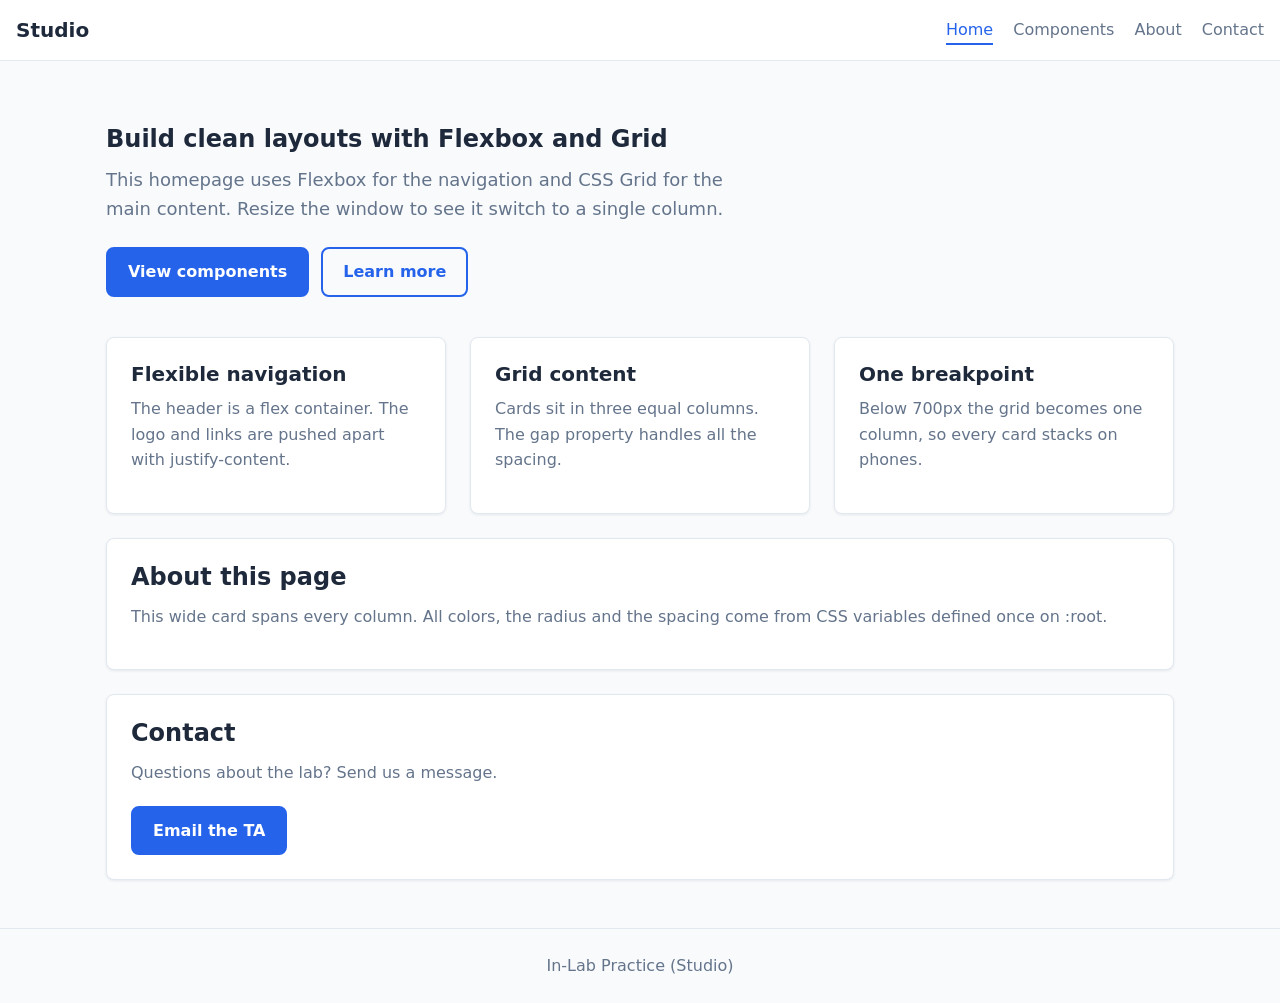
<file: index.html>
<!DOCTYPE html>
<html lang="en">
<head>
<meta charset="UTF-8">
<meta name="viewport" content="width=device-width, initial-scale=1">
<title>Studio - Home</title>
<link rel="stylesheet" href="styles.css">
</head>
<body>
<header class="site-header">
<a class="logo" href="index.html">Studio</a>
<nav>
<ul>
<li><a class="active" href="index.html">Home</a></li>
<li><a href="components.html">Components</a></li>
<li><a href="#about">About</a></li>
<li><a href="#contact">Contact</a></li>
</ul>
</nav>
</header>
<div class="container">
<section class="hero">
<h1>Build clean layouts with Flexbox and Grid</h1>
<p>This homepage uses Flexbox for the navigation and CSS Grid for the
main content. Resize the window to see it switch to a single column.</p>
<div class="actions">
<a class="btn" href="components.html">View components</a>
<a class="btn btn-outline" href="#about">Learn more</a>
</div>
</section>
<main class="grid">
<article class="card">
<h3>Flexible navigation</h3>
<p>The header is a flex container. The logo and links are pushed apart
with justify-content.</p>
</article>
<article class="card">
<h3>Grid content</h3>
<p>Cards sit in three equal columns. The gap property handles all the
spacing.</p>
</article>
<article class="card">
<h3>One breakpoint</h3>
<p>Below 700px the grid becomes one column, so every card stacks on
phones.</p>
</article>
<section class="card wide" id="about">
<h2>About this page</h2>
<p>This wide card spans every column. All colors, the radius and the
    spacing come from CSS variables defined once on :root.</p>
</section>
<section class="card wide" id="contact">
<h2>Contact</h2>
<p>Questions about the lab? Send us a message.</p>
<a class="btn" href="mailto:ta@example.com">Email the TA</a>
</section>
</main>
</div>
<footer class="site-footer">
<div class="container">In-Lab Practice (Studio)</div>
</footer>
</body>
</html>
</file>
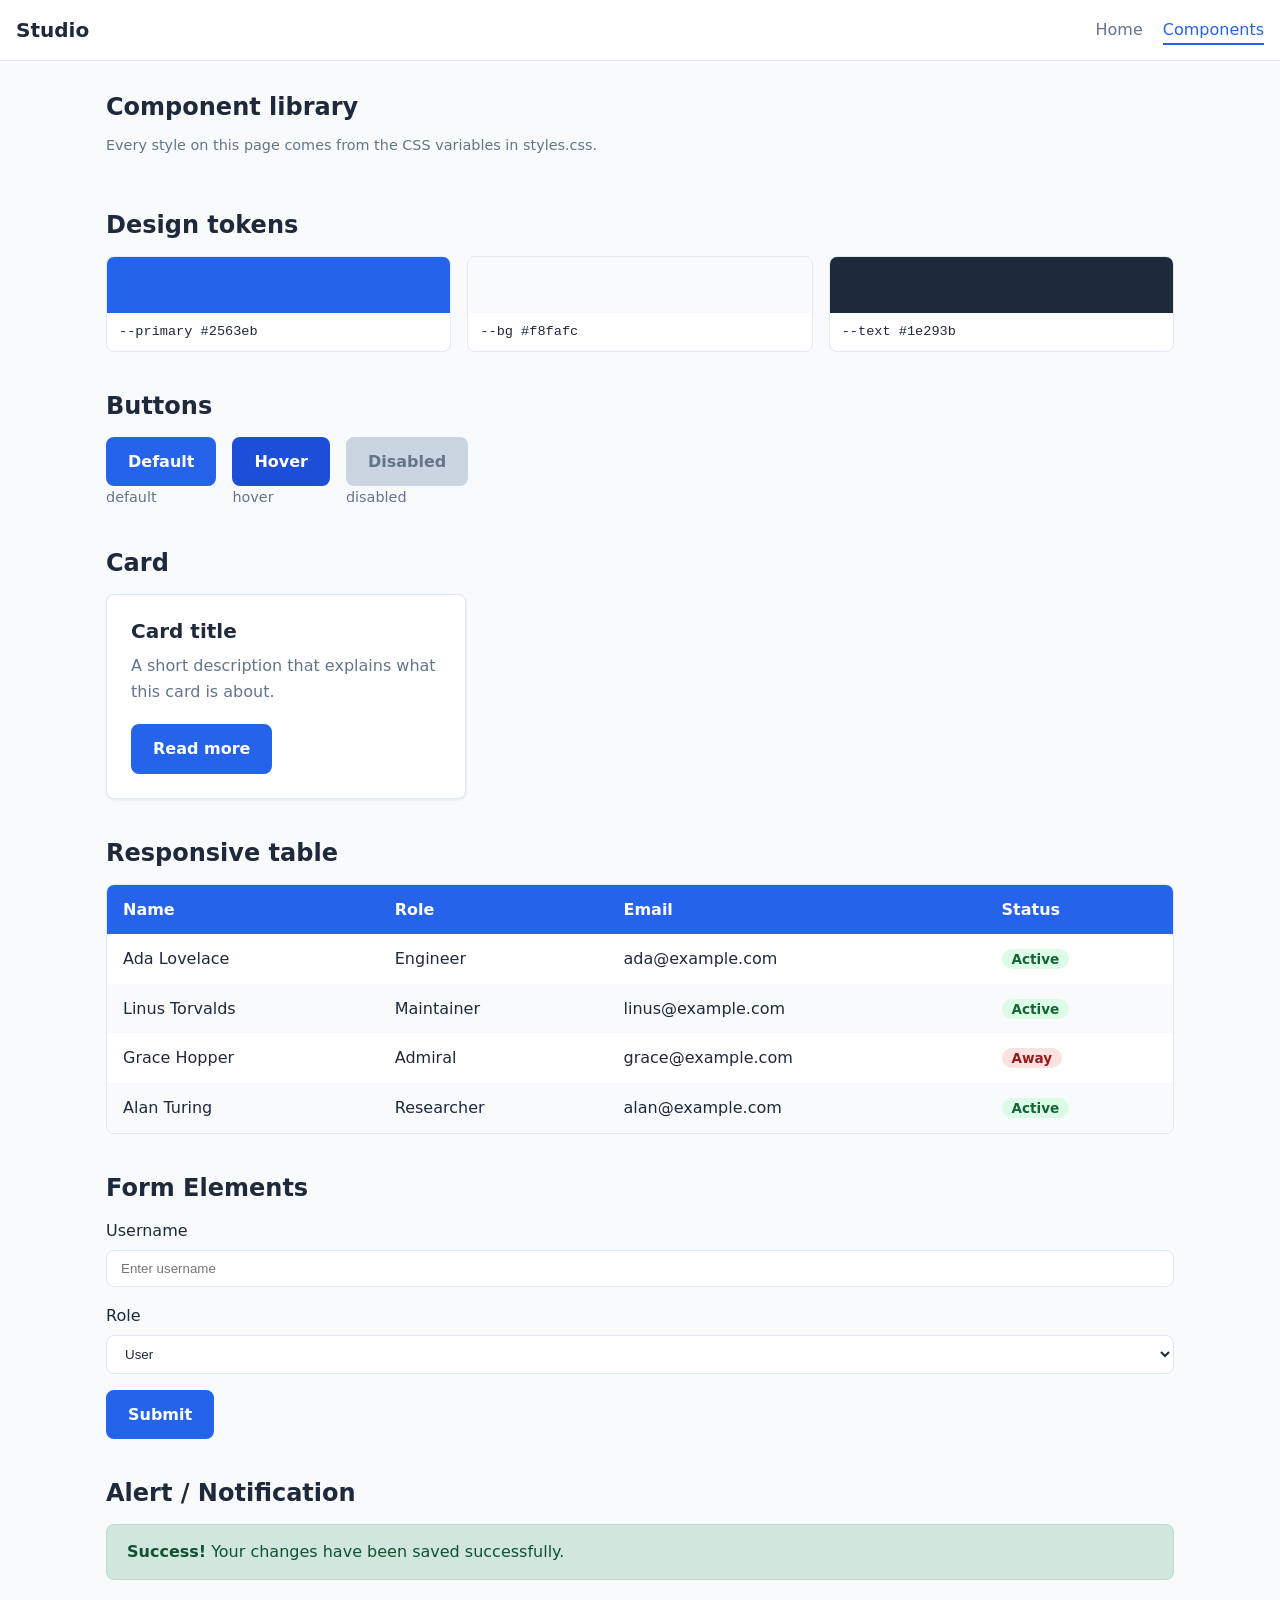
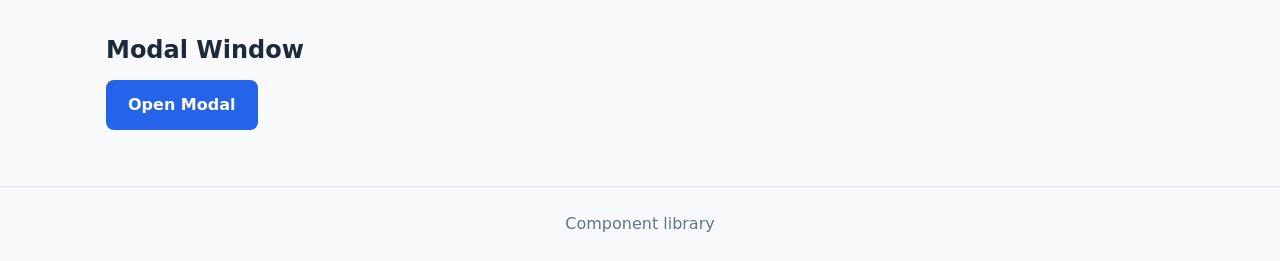
<file: components.html>
<!DOCTYPE html>
<html lang="en">
<head>
  <meta charset="UTF-8">
  <meta name="viewport" content="width=device-width, initial-scale=1">
  <title>Studio - Component library</title>
  <link rel="stylesheet" href="styles.css">
</head>
<body>
  <header class="site-header">
    <a class="logo" href="index.html">Studio</a>
    <nav>
      <ul>
        <li><a href="index.html">Home</a></li>
        <li><a class="active" href="components.html">Components</a></li>
      </ul>
    </nav>
  </header>

  <main class="container">
    <section class="section">
      <h1>Component library</h1>
      <p class="label">Every style on this page comes from the CSS variables in styles.css.</p>
    </section>

    <!-- Design tokens -->
    <section class="section">
      <h2>Design tokens</h2>
      <div class="swatches">
        <div class="swatch"><i style="background: var(--primary)"></i><code>--primary #2563eb</code></div>
        <div class="swatch"><i style="background: var(--bg)"></i><code>--bg #f8fafc</code></div>
        <div class="swatch"><i style="background: var(--text)"></i><code>--text #1e293b</code></div>
      </div>
    </section>

    <!-- Buttons -->
    <section class="section">
      <h2>Buttons</h2>
      <div class="row">
        <div>
          <button type="button" class="btn">Default</button>
          <div class="label">default</div>
        </div>
        <div>
          <button type="button" class="btn is-hover">Hover</button>
          <div class="label">hover</div>
        </div>
        <div>
          <button type="button" class="btn" disabled>Disabled</button>
          <div class="label">disabled</div>
        </div>
      </div>
    </section>

    <!-- Card -->
    <section class="section">
      <h2>Card</h2>
      <article class="card" style="max-width: 360px">
        <h3>Card title</h3>
        <p>A short description that explains what this card is about.</p>
        <a class="btn" href="#">Read more</a>
      </article>
    </section>

    <!-- Responsive Table -->
    <section class="section">
      <h2>Responsive table</h2>
      <div class="table-wrap">
        <table>
          <thead>
            <tr><th>Name</th><th>Role</th><th>Email</th><th>Status</th></tr>
          </thead>
          <tbody>
            <tr><td>Ada Lovelace</td><td>Engineer</td><td>ada@example.com</td><td><span class="badge">Active</span></td></tr>
            <tr><td>Linus Torvalds</td><td>Maintainer</td><td>linus@example.com</td><td><span class="badge">Active</span></td></tr>
            <tr><td>Grace Hopper</td><td>Admiral</td><td>grace@example.com</td><td><span class="badge off">Away</span></td></tr>
            <tr><td>Alan Turing</td><td>Researcher</td><td>alan@example.com</td><td><span class="badge">Active</span></td></tr>
          </tbody>
        </table>
      </div>
    </section>

    <!-- Form Elements -->
    <section class="section">
      <h2>Form Elements</h2>
      <form class="form-group" action="#">
        <label for="username">Username</label>
        <input type="text" id="username" class="input-control" placeholder="Enter username">

        <label for="role">Role</label>
        <select id="role" class="input-control">
          <option value="user">User</option>
          <option value="admin">Admin</option>
        </select>

        <button type="submit" class="btn">Submit</button>
      </form>
    </section>

    <!-- Alert / Notification -->
    <section class="section">
      <h2>Alert / Notification</h2>
      <div class="alert alert-success" role="alert">
        <strong>Success!</strong> Your changes have been saved successfully.
      </div>
    </section>

    <!-- Modal Window (CSS-Only) -->
    <section class="section">
      <h2>Modal Window</h2>
      <a href="#demo-modal" class="btn">Open Modal</a>

      <div id="demo-modal" class="overlay">
        <div class="dialog">
          <h3>Modal Title</h3>
          <p>This is a CSS-only modal window.</p>
          <a href="#close" class="btn btn-outline">Close</a>
        </div>
      </div>
    </section>
  </main>

  <footer class="site-footer" style="margin-top: 48px">
    <div class="container">Component library</div>
  </footer>
</body>
</html>
</file>
<file: styles.css>
:root {
  --primary: #2563eb;
  --bg: #f8fafc;
  --text: #1e293b;
  --radius: 8px;
  --primary-dark: #1d4ed8;
  --surface: #ffffff;
  --border: #e2e8f0;
  --muted: #64748b;
  --space: 16px;
  --table-hover: #e0e9fd;
}

* { box-sizing: border-box; }

body {
  margin: 0;
  font-family: system-ui, -apple-system, "Segoe UI", sans-serif;
  background: var(--bg);
  color: var(--text);
  line-height: 1.6;
}

h1, h2, h3 { line-height: 1.2; margin: 0 0 .5em; }
p { margin: 0 0 1em; }
a { color: var(--primary); }
.container { max-width: 1100px; margin: 0 auto; padding: 0 var(--space); }

/* ---------- Navigation ---------- */
.site-header {
  display: flex;
  justify-content: space-between;
  align-items: center;
  flex-wrap: wrap;
  gap: var(--space);
  padding: 14px var(--space);
  background: var(--surface);
  border-bottom: 1px solid var(--border);
}

.logo { font-weight: 700; font-size: 1.25rem; color: var(--text); text-decoration: none; }

.site-header ul { display: flex; gap: 20px; list-style: none; margin: 0; padding: 0; }
.site-header a:not(.logo) { text-decoration: none; color: var(--muted); padding: 4px 0; }
.site-header a:not(.logo):hover,
.site-header a.active { color: var(--primary); border-bottom: 2px solid var(--primary); }

/* ---------- Hero ---------- */
.hero { padding: 64px 0 40px; }
.hero p { max-width: 55ch; color: var(--muted); font-size: 1.125rem; }
.hero .actions { display: flex; gap: 12px; flex-wrap: wrap; margin-top: 24px; }

/* ---------- Buttons ---------- */
.btn {
  display: inline-block;
  padding: 10px 20px;
  font: inherit;
  font-weight: 600;
  color: #fff;
  background: var(--primary);
  border: 2px solid var(--primary);
  border-radius: var(--radius);
  text-decoration: none;
  cursor: pointer;
  transition: background .15s, border-color .15s;
}

.btn:hover:not(:disabled),
.btn.is-hover {
  background: var(--primary-dark);
  border-color: var(--primary-dark);
}

.btn:focus-visible { outline: 3px solid #93b4f8; outline-offset: 2px; }

.btn:disabled {
  background: #cbd5e1;
  border-color: #cbd5e1;
  color: #64748b;
  cursor: not-allowed;
}

.btn-outline { background: transparent; color: var(--primary); }
.btn-outline:hover:not(:disabled) { background: var(--primary); color: #fff; }

/* ---------- Card ---------- */
.card {
  background: var(--surface);
  border: 1px solid var(--border);
  border-radius: var(--radius);
  padding: 24px;
  box-shadow: 0 1px 3px rgba(15, 23, 42, .08);
}
.card h3 { font-size: 1.25rem; }
.card p { color: var(--muted); }
.card .btn { margin-top: 4px; }

/* ---------- Responsive Grid Layout ---------- */
.grid {
  display: grid;
  grid-template-columns: 1fr;
  gap: 24px;
  padding-bottom: 48px;
}

.grid .wide { grid-column: 1 / -1; }

@media (min-width: 768px) {
  .grid {
    grid-template-columns: repeat(2, 1fr);
  }
}

@media (min-width: 1024px) {
  .grid {
    grid-template-columns: repeat(3, 1fr);
  }
}

/* ---------- Table ---------- */
.table-wrap {
  overflow-x: auto;
  border: 1px solid var(--border);
  border-radius: var(--radius);
  background: var(--surface);
}
table { width: 100%; min-width: 520px; border-collapse: collapse; }
th, td { padding: 12px 16px; text-align: left; }
th { background: var(--primary); color: #fff; white-space: nowrap; }
tbody tr:nth-child(even) { background: var(--bg); }
tbody tr:hover { background: var(--table-hover); }

.badge { padding: 2px 10px; border-radius: 999px; font-size: .85rem; font-weight: 600; background: #dcfce7; color: #166534; }
.badge.off { background: #fee2e2; color: #991b1b; }

/* ---------- Component Helpers ---------- */
.section { padding: 32px 0 8px; }
.section > h2 { margin-bottom: 16px; }
.row { display: flex; flex-wrap: wrap; gap: 16px; align-items: center; }
.label { color: var(--muted); font-size: .9rem; }
.swatches { display: grid; grid-template-columns: repeat(auto-fit, minmax(140px, 1fr)); gap: 16px; }
.swatch { border: 1px solid var(--border); border-radius: var(--radius); overflow: hidden; background: var(--surface); }
.swatch i { display: block; height: 56px; }
.swatch code { display: block; padding: 8px 12px; font-size: .85rem; }

/* ---------- Form Elements ---------- */
.input-control {
  width: 100%;
  padding: 10px 14px;
  margin-top: 6px;
  margin-bottom: 16px;
  border: 1px solid var(--border);
  border-radius: var(--radius);
  background-color: var(--surface);
  color: var(--text);
}
.input-control:focus {
  outline: 2px solid var(--primary);
}

/* ---------- Alert Component ---------- */
.alert {
  padding: 14px 20px;
  border-radius: var(--radius);
  margin-bottom: 16px;
  border: 1px solid transparent;
}
.alert-success {
  background-color: #d1e7dd;
  color: #0f5132;
  border-color: #badbcc;
}

/* ---------- Modal Window (CSS-Only) ---------- */
.overlay {
  position: fixed;
  inset: 0;
  background: rgba(0, 0, 0, 0.5);
  display: flex;
  justify-content: center;
  align-items: center;
  opacity: 0;
  pointer-events: none;
  transition: opacity 0.25s;
}
.overlay:target {
  opacity: 1;
  pointer-events: auto;
}
.dialog {
  background: var(--surface);
  padding: 24px;
  border-radius: var(--radius);
  max-width: 400px;
  width: 90%;
}

/* ---------- Footer ---------- */
.site-footer {
  border-top: 1px solid var(--border);
  padding: 24px 0;
  color: var(--muted);
  text-align: center;
}

/* ---------- Dark Mode Support ---------- */
@media (prefers-color-scheme: dark) {
  :root {
    --bg: #121212;
    --surface: #1e1e1e;
    --text: #e0e0e0;
    --muted: #a0a0a0;
    --border: #333333;
    --primary: #60a5fa;
    --table-hover: #2a2a2a;
  }
  
  .alert-success {
    background-color: #0f5132;
    color: #d1e7dd;
    border-color: #146c43;
  }
}
</file>
